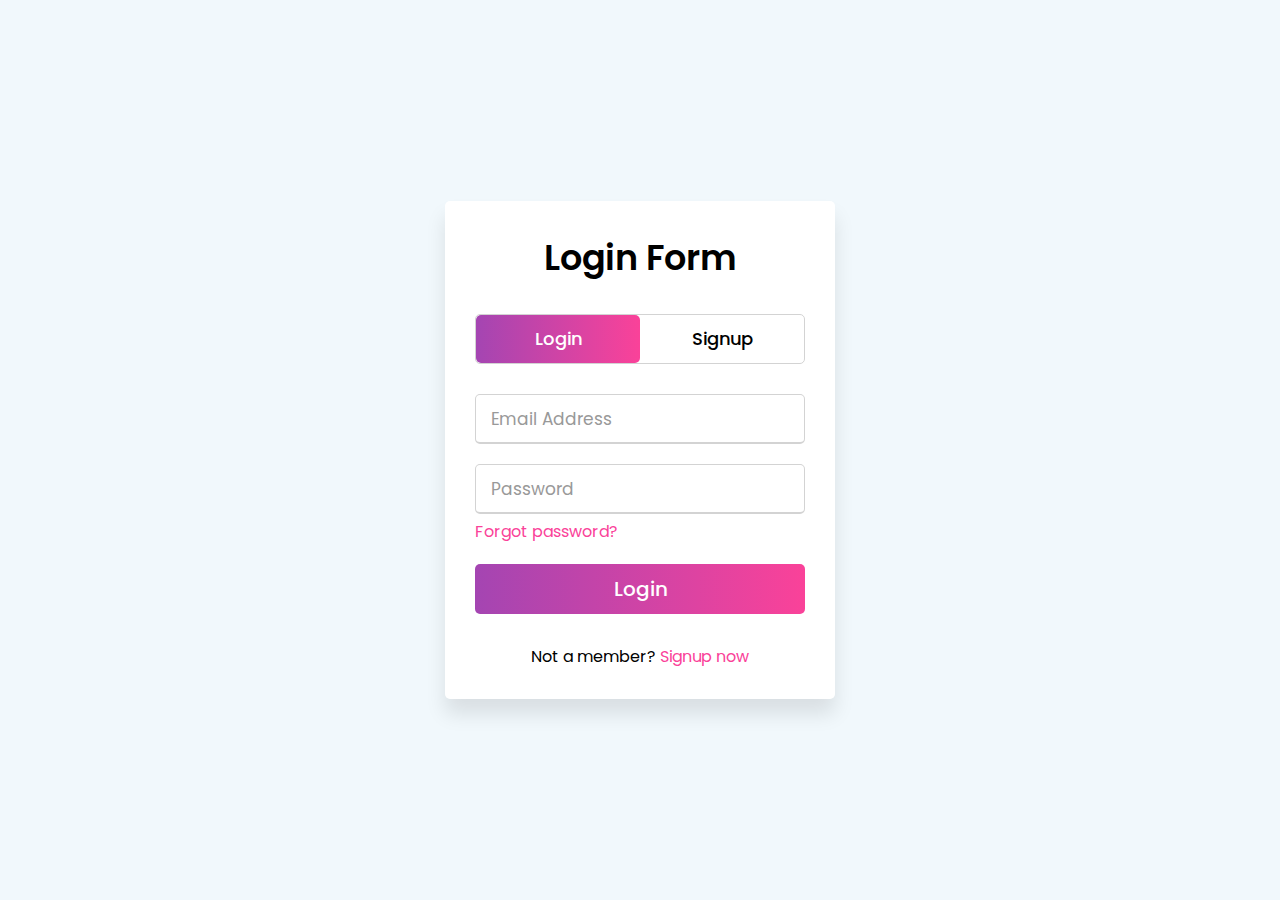
<file: login.html>
<!DOCTYPE html>
<html lang="en" dir="ltr">
  <head>
    <meta charset="utf-8">
    <title>Login & Signup Form | CodingNepal</title>
    <link rel="stylesheet" href="./login.css">
    <meta name="viewport" content="width=device-width, initial-scale=1.0">
  </head>
  <body>
    <div class="wrapper">
      <div class="title-text">
        <div class="title login">Login Form</div>
        <div class="title signup">Signup Form</div>
      </div>
      <div class="form-container">
        <div class="slide-controls">
          <input type="radio" name="slide" id="login" checked>
          <input type="radio" name="slide" id="signup">
          <label for="login" class="slide login">Login</label>
          <label for="signup" class="slide signup">Signup</label>
          <div class="slider-tab"></div>
        </div>
        <div class="form-inner">
          <form action="#" class="login">
            <div class="field">
              <input type="text" placeholder="Email Address" required>
            </div>
            <div class="field">
              <input type="password" placeholder="Password" required>
            </div>
            <div class="pass-link"><a href="#">Forgot password?</a></div>
            <div class="field btn">
              <div class="btn-layer"></div>
              <input type="submit" value="Login">
            </div>
            <div class="signup-link">Not a member? <a href="">Signup now</a></div>
          </form>
          <form action="#" class="signup">
            <div class="field">
              <input type="text" placeholder="Email Address" required>
            </div>
            <div class="field">
              <input type="password" placeholder="Password" required>
            </div>
            <div class="field">
              <input type="password" placeholder="Confirm password" required>
            </div>
            <div class="field btn">
              <div class="btn-layer"></div>
              <input type="submit" value="Signup">
            </div>
          </form>
        </div>
      </div>
    </div>

    <script>
      const loginText = document.querySelector(".title-text .login");
      const loginForm = document.querySelector("form.login");
      const loginBtn = document.querySelector("label.login");
      const signupBtn = document.querySelector("label.signup");
      const signupLink = document.querySelector("form .signup-link a");
      signupBtn.onclick = (()=>{
        loginForm.style.marginLeft = "-50%";
        loginText.style.marginLeft = "-50%";
      });
      loginBtn.onclick = (()=>{
        loginForm.style.marginLeft = "0%";
        loginText.style.marginLeft = "0%";
      });
      signupLink.onclick = (()=>{
        signupBtn.click();
        return false;
      });
    </script>

  </body>
</html>
</file>
<file: login.css>
@import url('https://fonts.googleapis.com/css?family=Poppins:400,500,600,700&display=swap');

:root{
  --mainColor:#64bcf4;
  --hoverColor:#5bacdf;
  background-color: #f1f8fc;
  --darkOne: #312f3a;
  --darkTwo:#312f3a;
  --darkTwo:#45424b;
  --lightOne:#919191;
  --ightTwo:#aaa;

}
*{
  margin: 0;
  padding: 0;
  box-sizing: border-box;
  font-family: 'Poppins', sans-serif;
}
html,body{
  display: grid;
  height: 100%;
  width: 100%;
  place-items: center;
  background: var(--backgroundColor);
}
::selection{
  background: #fa4299;
  color: #fff;
}
.wrapper{
  overflow: hidden;
  max-width: 390px;
  background: #fff;
  padding: 30px;
  border-radius: 5px;
  box-shadow: 0px 15px 20px rgba(0,0,0,0.1);
}
.wrapper .title-text{
  display: flex;
  width: 200%;
}
.wrapper .title{
  width: 50%;
  font-size: 35px;
  font-weight: 600;
  text-align: center;
  transition: all 0.6s cubic-bezier(0.68,-0.55,0.265,1.55);
}
.wrapper .slide-controls{
  position: relative;
  display: flex;
  height: 50px;
  width: 100%;
  overflow: hidden;
  margin: 30px 0 10px 0;
  justify-content: space-between;
  border: 1px solid lightgrey;
  border-radius: 5px;
}
.slide-controls .slide{
  height: 100%;
  width: 100%;
  color: #fff;
  font-size: 18px;
  font-weight: 500;
  text-align: center;
  line-height: 48px;
  cursor: pointer;
  z-index: 1;
  transition: all 0.6s ease;
}
.slide-controls label.signup{
  color: #000;
}
.slide-controls .slider-tab{
  position: absolute;
  height: 100%;
  width: 50%;
  left: 0;
  z-index: 0;
  border-radius: 5px;
  background: -webkit-linear-gradient(left, #a445b2, #fa4299);
  transition: all 0.6s cubic-bezier(0.68,-0.55,0.265,1.55);
}
input[type="radio"]{
  display: none;
}
#signup:checked ~ .slider-tab{
  left: 50%;
}
#signup:checked ~ label.signup{
  color: #fff;
  cursor: default;
  user-select: none;
}
#signup:checked ~ label.login{
  color: #000;
}
#login:checked ~ label.signup{
  color: #000;
}
#login:checked ~ label.login{
  cursor: default;
  user-select: none;
}
.wrapper .form-container{
  width: 100%;
  overflow: hidden;
}
.form-container .form-inner{
  display: flex;
  width: 200%;
}
.form-container .form-inner form{
  width: 50%;
  transition: all 0.6s cubic-bezier(0.68,-0.55,0.265,1.55);
}
.form-inner form .field{
  height: 50px;
  width: 100%;
  margin-top: 20px;
}
.form-inner form .field input{
  height: 100%;
  width: 100%;
  outline: none;
  padding-left: 15px;
  border-radius: 5px;
  border: 1px solid lightgrey;
  border-bottom-width: 2px;
  font-size: 17px;
  transition: all 0.3s ease;
}
.form-inner form .field input:focus{
  border-color: #fc83bb;
  /* box-shadow: inset 0 0 3px #fb6aae; */
}
.form-inner form .field input::placeholder{
  color: #999;
  transition: all 0.3s ease;
}
form .field input:focus::placeholder{
  color: #b3b3b3;
}
.form-inner form .pass-link{
  margin-top: 5px;
}
.form-inner form .signup-link{
  text-align: center;
  margin-top: 30px;
}
.form-inner form .pass-link a,
.form-inner form .signup-link a{
  color: #fa4299;
  text-decoration: none;
}
.form-inner form .pass-link a:hover,
.form-inner form .signup-link a:hover{
  text-decoration: underline;
}
form .btn{
  height: 50px;
  width: 100%;
  border-radius: 5px;
  position: relative;
  overflow: hidden;
}
form .btn .btn-layer{
  height: 100%;
  width: 300%;
  position: absolute;
  left: -100%;
  background: -webkit-linear-gradient(right, #a445b2, #fa4299, #a445b2, #fa4299);
  border-radius: 5px;
  transition: all 0.4s ease;;
}
form .btn:hover .btn-layer{
  left: 0;
}
form .btn input[type="submit"]{
  height: 100%;
  width: 100%;
  z-index: 1;
  position: relative;
  background: none;
  border: none;
  color: #fff;
  padding-left: 0;
  border-radius: 5px;
  font-size: 20px;
  font-weight: 500;
  cursor: pointer;
}
</file>
